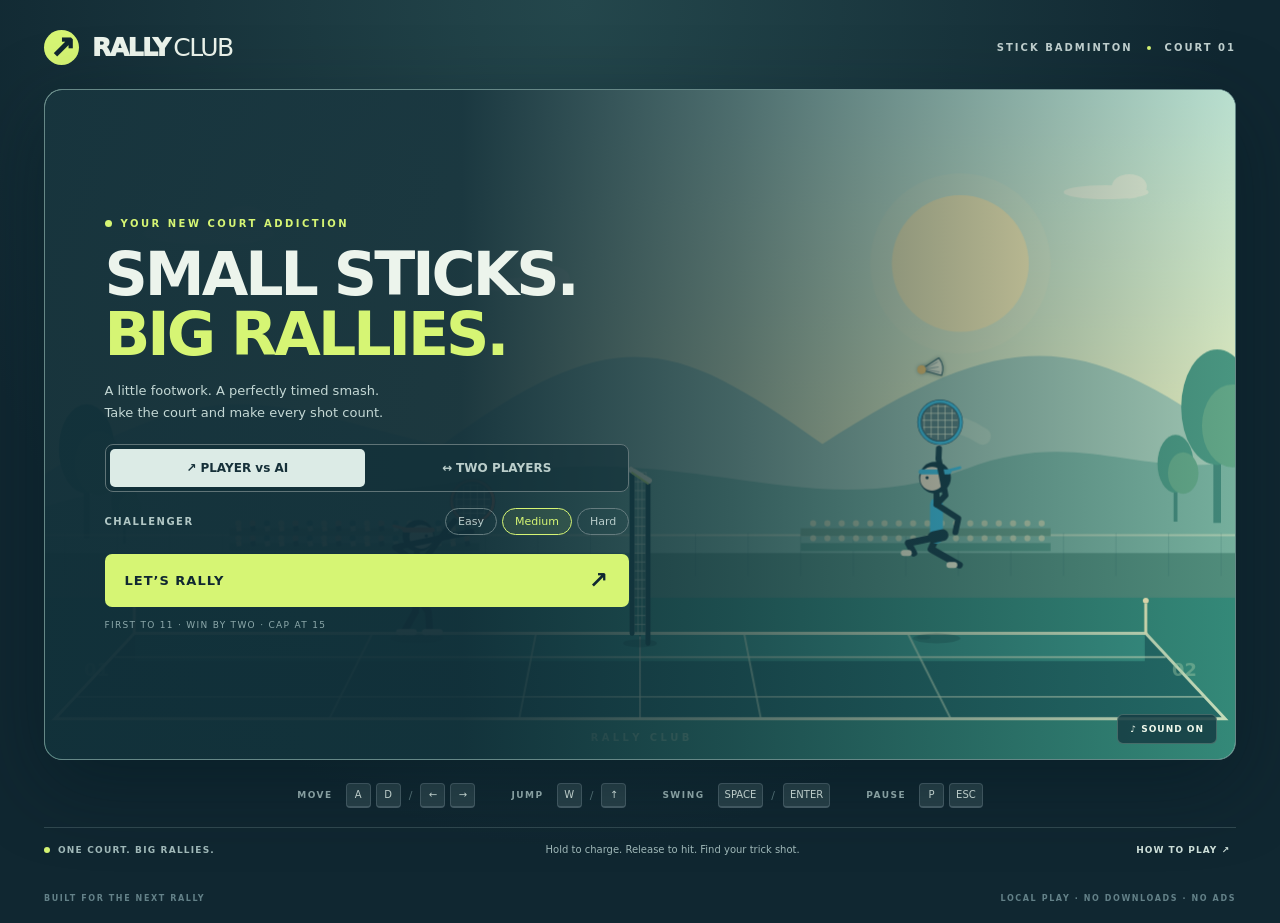
<file: index.html>
<!doctype html>
<html lang="en">
<head>
  <meta charset="utf-8">
  <meta name="viewport" content="width=device-width,initial-scale=1">
  <meta name="theme-color" content="#132b38">
  <title>Rally Club — Stick Badminton</title>
  <link rel="icon" href="data:image/svg+xml,%3Csvg xmlns='http://www.w3.org/2000/svg' viewBox='0 0 64 64'%3E%3Ctext y='.9em' font-size='56'%3E🏸%3C/text%3E%3C/svg%3E">
  <link rel="stylesheet" href="styles.css">
</head>
<body>
  <!-- Standalone arcade game. No network, dependencies, accounts, or backend. -->
  <!-- Implemented in separate physics, controls, AI, scoring, audio and render modules. -->
  <main class="app">
    <header class="masthead"><a class="brand" href="./" aria-label="Rally Club home"><span class="brand-icon">↗</span> RALLY<span>CLUB</span></a><span class="edition">STICK BADMINTON <i></i> COURT 01</span></header>
    <section class="game-shell" aria-label="Badminton arcade game">
      <canvas id="court" width="1200" height="675" tabindex="0" aria-label="Side-view badminton court. Use the controls below to play."></canvas>
      <div id="hud" class="hud" hidden></div>
      <div id="overlay" class="overlay"></div>
      <div id="toast" class="toast" aria-live="polite"></div>
      <div class="court-toolbar"><button id="sound" aria-pressed="true" title="Toggle sound">♪ SOUND ON</button><button id="pause" title="Pause or resume">Ⅱ PAUSE</button></div>
    </section>
    <section class="control-strip" aria-label="Controls"><div><span class="control-label">MOVE</span><kbd>A</kbd><kbd>D</kbd><span class="or">/</span><kbd>←</kbd><kbd>→</kbd></div><div><span class="control-label">JUMP</span><kbd>W</kbd><span class="or">/</span><kbd>↑</kbd></div><div><span class="control-label">SWING</span><kbd>SPACE</kbd><span class="or">/</span><kbd>ENTER</kbd></div><div><span class="control-label">PAUSE</span><kbd>P</kbd><span class="or">/</span><kbd>ESC</kbd></div></section>
    <section class="bottom-bar"><p><span class="live-dot"></span> ONE COURT. BIG RALLIES.</p><span id="shot-guide">Choose your match. Find your rhythm.</span><button id="help" class="text-button">HOW TO PLAY ↗</button></section>
    <section id="touch-controls" class="touch-controls" aria-label="Touch controls"><div><button data-control="left" aria-label="Move left">◀</button><button data-control="right" aria-label="Move right">▶</button></div><div><button data-control="drop" title="Hold with Hit for a net shot">DROP</button><button data-control="jump">JUMP</button><button data-control="swing" class="touch-swing">HIT</button></div></section>
    <footer>BUILT FOR THE NEXT RALLY <span>LOCAL PLAY · NO DOWNLOADS · NO ADS</span></footer>
  </main>
  <script src="js/physics.js"></script>
  <script src="js/shots.js"></script>
  <script src="js/collisions.js"></script>
  <script src="js/scoring.js"></script>
  <script src="js/ai.js"></script>
  <script src="js/engine.js"></script>
  <script src="js/controls.js"></script>
  <script src="js/audio.js"></script>
  <script src="js/renderer.js"></script>
  <script src="js/game.js"></script>
</body>
</html>
</file>
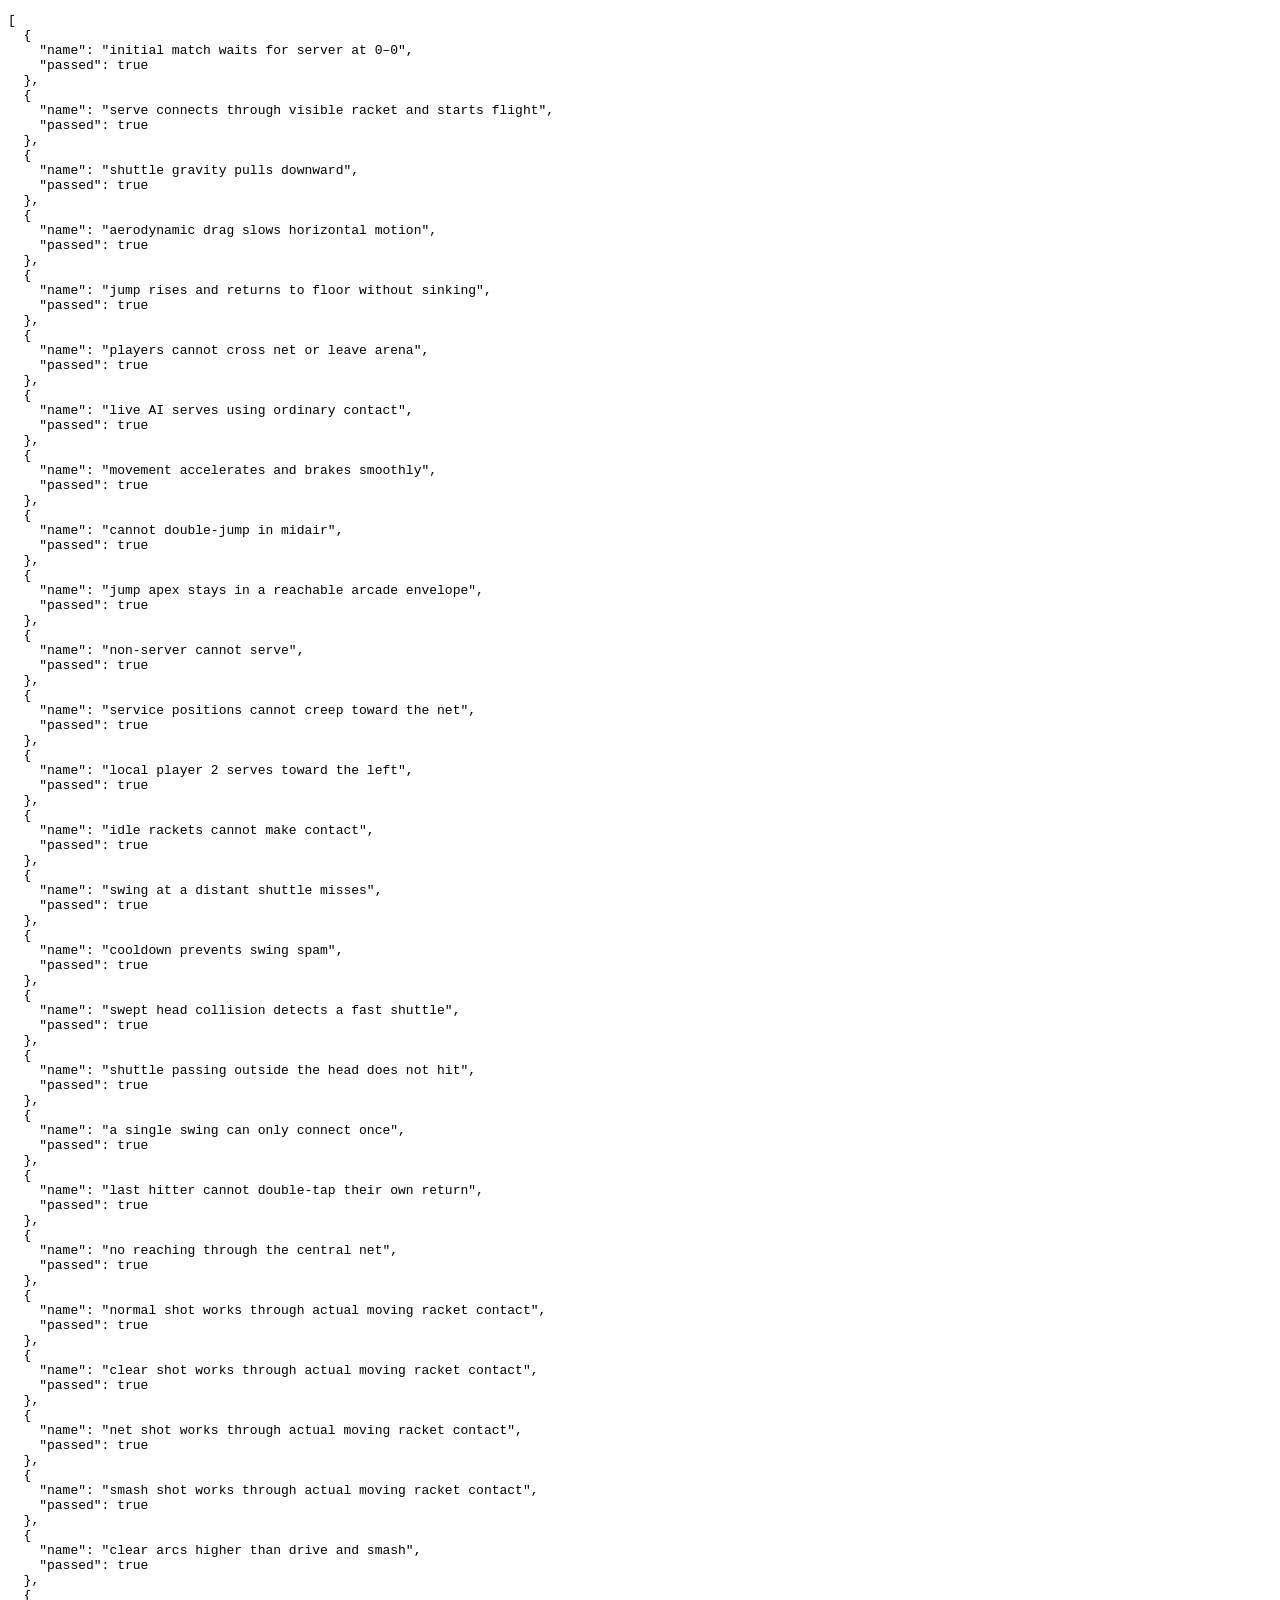
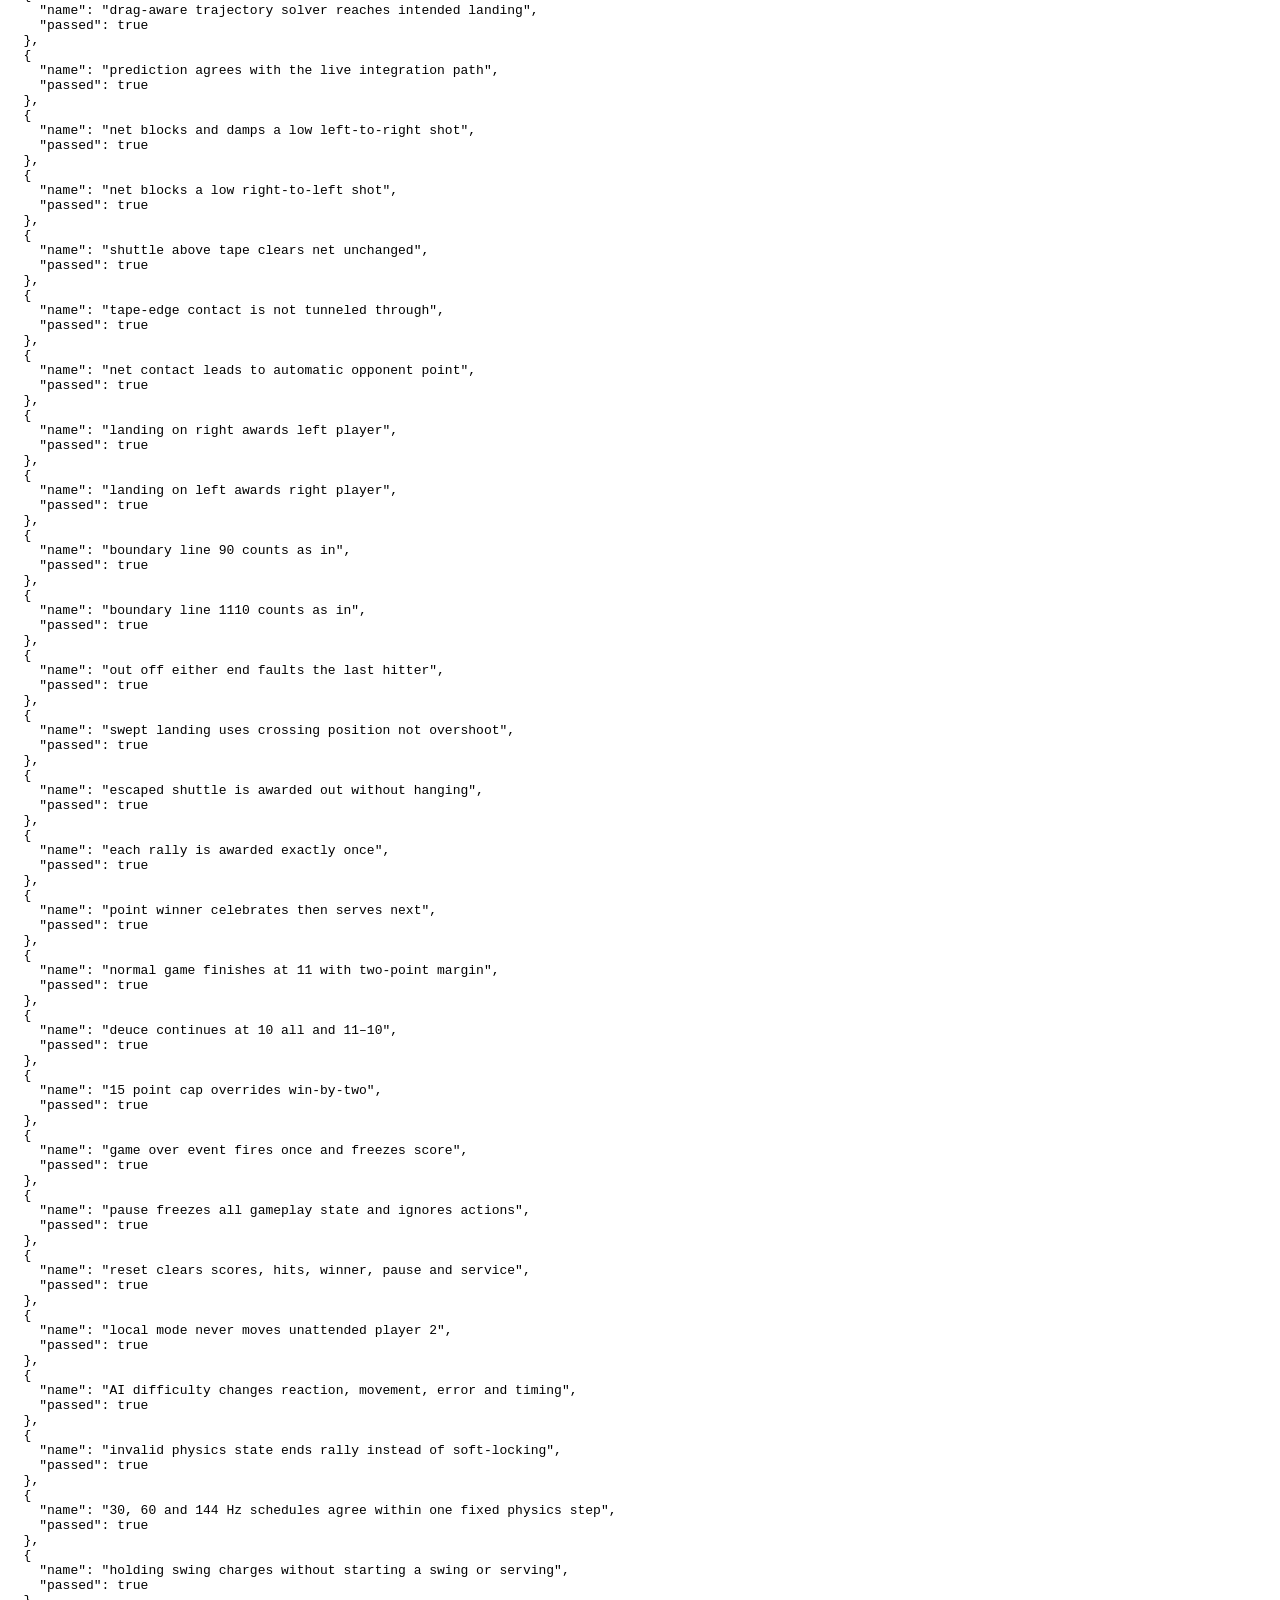
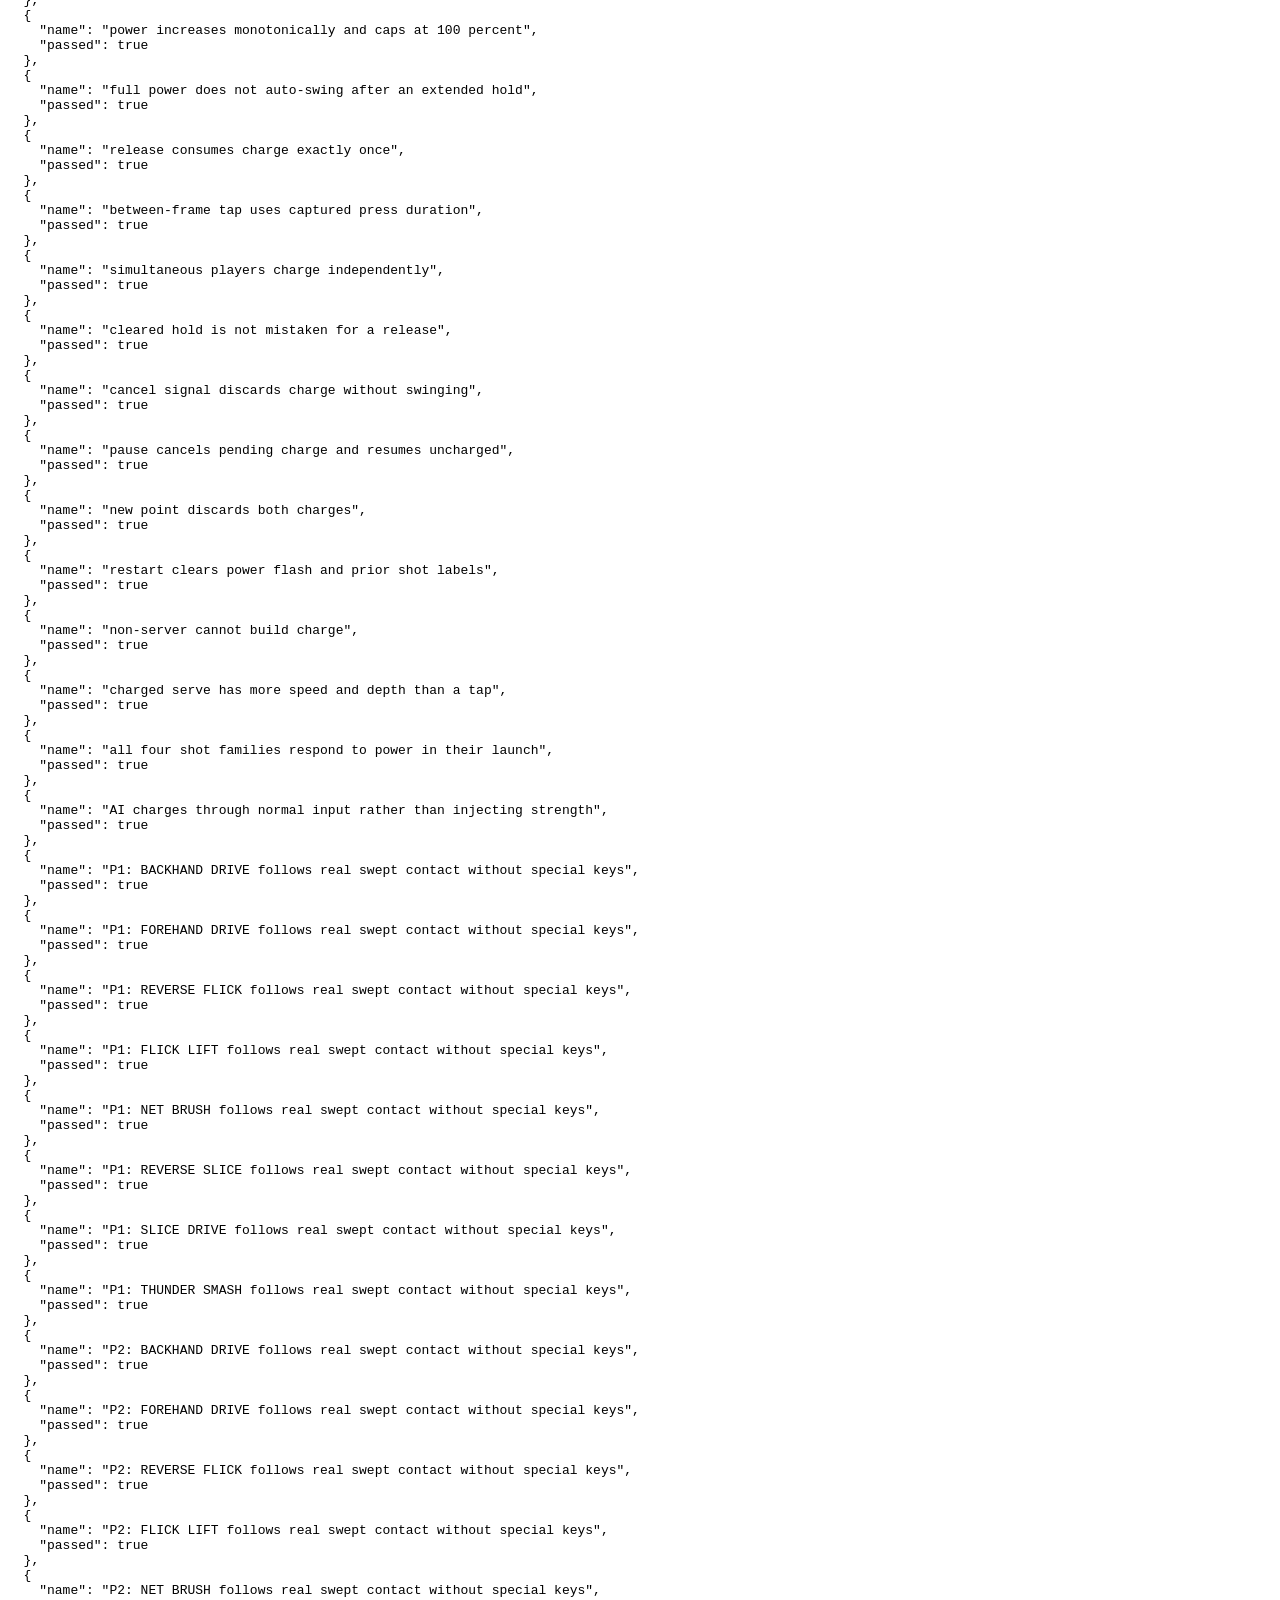
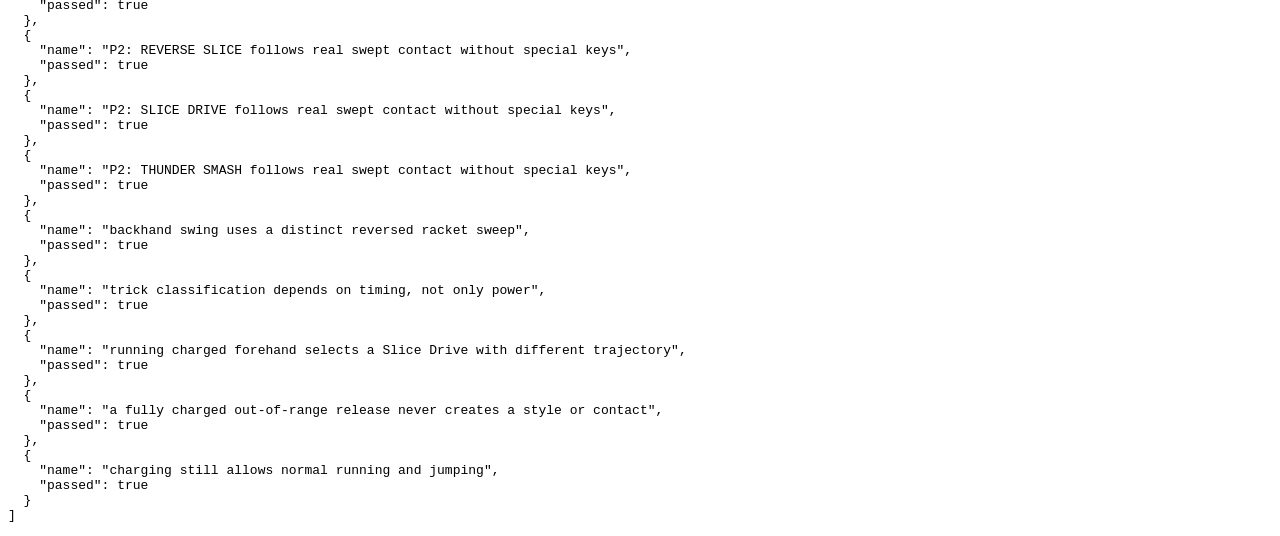
<file: tests/index.html>
<!doctype html><html lang="en"><meta charset="utf-8"><title>Rally Club engine tests</title><link rel="icon" href="data:,"><body><pre id="results">Running…</pre><script src="../js/physics.js"></script><script src="../js/shots.js"></script><script src="../js/collisions.js"></script><script src="../js/scoring.js"></script><script src="../js/ai.js"></script><script src="../js/engine.js"></script><script src="engine.test.js"></script><script src="power.test.js"></script></body></html>
</file>
<file: styles.css>
/* Per-player charge/status HUD. Shot text stays with its player after the toast. */
.player-label{position:relative;min-width:165px}.player-label.right{justify-content:flex-end;text-align:right}
.power-card{position:absolute;top:36px;left:0;width:165px;text-align:left;font-size:9px}
.power-1{left:auto;right:0}.power-caption{display:flex;justify-content:space-between;gap:6px;color:#24474a;letter-spacing:1px;font-size:8px;font-weight:800;margin-bottom:5px}
.power-caption b{font-size:8px;font-variant-numeric:tabular-nums;letter-spacing:.3px}
.power-track{height:9px;background:#133e4533;border:1px solid #fff8;border-radius:5px;overflow:hidden;position:relative}
.power-fill{height:100%;width:100%;transform:scaleX(0);transform-origin:left;background:linear-gradient(90deg,#fca27e,#ff6b43);border-radius:4px}
.power-1 .power-fill{background:linear-gradient(90deg,#75ddea,#209abd)}.player-label .power-track>i{position:absolute;top:0;bottom:0;left:72%;width:0;height:auto;background:none;border-radius:0;border-left:1px solid #faffe7aa}
.power-track.full .power-fill{background:#e0fb72}.power-track.charging{box-shadow:0 0 0 2px #ffffff40}
.shot-style{min-height:22px;max-width:100%;margin-top:5px;letter-spacing:.6px;line-height:1.3;font-size:8px;font-weight:900;color:#20434a}
@media(max-width:620px){.player-label{min-width:96px}.power-card{top:31px;width:96px}.power-caption,.power-caption b{font-size:6px;letter-spacing:0}.power-track{height:7px}.shot-style{font-size:6px;letter-spacing:0;max-width:96px}.game-shell .toast{top:34%;font-size:7px}.hud .scoreboard{top:0}}
@media(max-height:550px) and (min-width:621px){.power-card{width:130px;top:29px}.player-label{min-width:130px}.power-caption{margin-bottom:3px}.power-track{height:7px}.shot-style{font-size:7px}.game-shell .court-toolbar{top:104px}}
:root{color-scheme:dark;--ink:#ecf4ec;--muted:#92a9ad;--lime:#d6f574;--bg:#102731;--line:#314951;--orange:#ff9871;--blue:#71dcec;font-family:Inter,ui-sans-serif,system-ui,-apple-system,BlinkMacSystemFont,"Segoe UI",sans-serif}*{box-sizing:border-box}body{margin:0;background:radial-gradient(ellipse at 45% 0,#24474c 0,#102731 65%);color:var(--ink);min-height:100svh}.app{max-width:1360px;margin:auto;padding:30px 44px 20px}.masthead{display:flex;justify-content:space-between;align-items:center;padding:0 0 24px}.brand{display:flex;align-items:center;gap:4px;color:var(--ink);font-weight:950;font-size:25px;letter-spacing:-1.5px;text-decoration:none}.brand>span:last-child{font-weight:400}.brand-icon{display:grid;place-items:center;background:var(--lime);color:var(--bg);width:35px;height:35px;border-radius:50%;margin-right:9px;font-size:30px;line-height:1}.edition{font-size:10px;font-weight:700;letter-spacing:2px;color:#c0d0cf;display:flex;align-items:center;gap:14px}.edition i{height:4px;width:4px;border-radius:50%;background:var(--lime)}.game-shell{position:relative;overflow:hidden;border-radius:18px;background:#b7e5d8;border:1px solid #668887;box-shadow:0 24px 80px #00171f66;aspect-ratio:16/9}canvas{display:block;width:100%;height:100%;outline:none}canvas:focus-visible{box-shadow:inset 0 0 0 3px var(--lime)}button{font:inherit;cursor:pointer;touch-action:manipulation;transition:background .15s,transform .15s}button:active{transform:translateY(1px)}button:focus-visible,a:focus-visible{outline:3px solid #fff;outline-offset:3px}button:disabled{opacity:.4;cursor:default}.overlay{position:absolute;inset:0;background:linear-gradient(90deg,#102d37f5 0%,#102d37f0 35%,#102d37a8 58%,#102d370d 100%);display:flex;align-items:center;padding:5%;z-index:3}.overlay[hidden],.hud[hidden]{display:none}.menu{max-width:550px;width:49%}.eyebrow{font-size:10px;color:var(--lime);font-weight:800;letter-spacing:2.5px;margin:0 0 16px;display:flex;align-items:center;gap:9px}.eyebrow:before{content:"";width:7px;height:7px;background:var(--lime);border-radius:50%}h1{font-size:clamp(34px,4.7vw,66px);line-height:.99;letter-spacing:-3px;font-weight:900;margin:0 0 16px}h1 em{font-style:normal;color:var(--lime)}.intro{font-size:13px;line-height:1.65;max-width:350px;color:#c4d8d5;margin:0 0 21px}.segment{display:flex;border:1px solid #607477;border-radius:8px;padding:4px;gap:4px;margin-bottom:16px;background:#112f3899}.segment button{background:none;border:0;border-radius:5px;color:#bbcecb;flex:1;font-size:12px;font-weight:750;padding:12px 4px}.segment button.active{background:#dcebe6;color:#163039}.option-row{display:flex;align-items:center;justify-content:space-between;margin:0 0 19px;gap:12px}.option-row>span{font-size:10px;font-weight:800;letter-spacing:1.5px;color:#b1c7c5}.difficulty{display:flex;gap:5px}.difficulty button{border:1px solid #657c7f;background:none;border-radius:20px;color:#b8ccca;font-size:11px;padding:6px 12px}.difficulty button.active{border-color:var(--lime);color:var(--lime);background:#d6f57415}.primary{display:flex;align-items:center;justify-content:space-between;width:100%;padding:15px 20px;background:var(--lime);color:var(--bg);border:0;border-radius:7px;font-size:13px;font-weight:850;letter-spacing:1px}.primary:hover{background:#e5ff99}.primary span{font-size:23px;line-height:1}.menu-foot{font-size:9px;letter-spacing:1.3px;color:#8da9ab;margin:13px 0 0}.court-toolbar{position:absolute;bottom:15px;right:18px;display:flex;gap:7px;z-index:4}.court-toolbar button{font-size:9px;font-weight:700;letter-spacing:1px;padding:9px 12px;color:#eff8eb;background:#163d43d9;border:1px solid #c1d7be44;border-radius:6px}.control-strip{display:flex;justify-content:center;gap:36px;padding:23px 5px 19px;border-bottom:1px solid var(--line)}.control-strip>div{display:flex;align-items:center;gap:5px}.control-label{font-size:9px;font-weight:800;letter-spacing:1.5px;color:#9fb8b9;margin-right:8px}kbd{font-family:inherit;display:inline-grid;place-items:center;min-width:25px;min-height:25px;padding:4px 6px;background:#29424a;border:1px solid #496069;border-bottom-width:2px;border-radius:4px;color:#e0efea;font-size:10px}.or{color:#5c797f;margin:0 3px;font-size:11px}.bottom-bar{display:flex;align-items:center;justify-content:space-between;gap:20px;font-size:10px;padding:16px 0;color:#a2bbbb}.bottom-bar p{display:flex;align-items:center;gap:8px;font-size:9px;font-weight:750;letter-spacing:1.2px;margin:0;white-space:nowrap}.live-dot{width:6px;height:6px;background:var(--lime);border-radius:50%}.text-button{color:#d0e2dc;background:none;border:none;font-size:9px;letter-spacing:1px;font-weight:800;white-space:nowrap}.hud{position:absolute;left:4%;right:4%;top:24px;display:flex;justify-content:space-between;align-items:start;pointer-events:none;color:#163b41}.player-label{font-size:13px;font-weight:850;display:flex;align-items:center;gap:9px;margin-top:10px}.player-label i{width:10px;height:10px;border-radius:50%;background:var(--orange)}.player-label.right i{background:#228cb1}.player-label small{display:block;font-size:8px;letter-spacing:1.5px;font-weight:600;opacity:.65;margin-top:3px}.scoreboard{position:absolute;left:50%;transform:translateX(-50%);text-align:center}.score{display:flex;align-items:center;justify-content:center;gap:19px;padding:9px 26px;background:#173e45;border:1px solid #e5f4ca33;border-radius:10px;color:#f2f8da;box-shadow:0 4px 18px #163b4120;min-width:150px}.score b{font-size:30px;line-height:1;font-variant-numeric:tabular-nums}.score span{opacity:.3;font-size:17px}.scoreboard>small{display:block;margin-top:8px;font-size:8px;font-weight:850;letter-spacing:1.6px}.server-dot{box-shadow:0 0 0 3px #fff8}.toast{position:absolute;top:25%;left:50%;transform:translateX(-50%);text-align:center;pointer-events:none;z-index:2;white-space:nowrap;font-size:11px;color:#15353a;font-weight:800;letter-spacing:1.4px;background:#f5f9daec;border:1px solid #ffffff80;padding:10px 18px;border-radius:30px;opacity:0;transition:opacity .15s}.toast.visible{opacity:1}.overlay.centered{justify-content:center;background:#102d37b8;backdrop-filter:blur(6px)}.panel{max-height:100%;overflow-y:auto;max-width:480px;width:100%;text-align:center;padding:30px;background:#17353fee;border:1px solid #657d7666;border-radius:16px;box-shadow:0 20px 80px #0c232466}.panel .eyebrow{justify-content:center}.panel h2{font-size:42px;line-height:1;margin:0 0 17px;letter-spacing:-1.5px}.panel p{color:#b9ceca;font-size:12px;line-height:1.6}.panel .primary{margin-top:18px}.secondary{margin-top:10px;border:1px solid #5a7276;background:none;color:#d4e2df;border-radius:7px;padding:11px;width:100%;font-size:11px;font-weight:700}.panel ul{list-style:none;text-align:left;padding:0;margin:17px 0;color:#c8d9d3;font-size:12px;line-height:1.6}.panel li{margin:9px 0}.panel strong{color:#e6f89d}.result-score{font-size:58px;font-weight:900;letter-spacing:4px;color:var(--lime)}.touch-controls{display:none;justify-content:space-between;margin-top:8px;gap:10px;user-select:none;touch-action:none}.touch-controls div{display:flex;gap:9px}.touch-controls button{border:1px solid #597276;background:#29484f;color:#e4f1d7;padding:17px 23px;border-radius:9px;touch-action:none;font-size:12px;font-weight:800}.touch-controls .touch-swing{background:var(--lime);color:#14343b}footer{display:flex;justify-content:space-between;color:#638188;font-size:8px;letter-spacing:1.6px;font-weight:600;margin-top:22px}@media (hover:none){.touch-controls{display:flex}}@media(max-width:900px){.app{padding:20px}.control-strip{gap:18px}.menu{width:52%}.overlay{padding:4%}h1{font-size:44px}.intro{font-size:11px;margin-bottom:13px}.eyebrow{margin-bottom:12px}.segment{margin-bottom:10px}.segment button{padding:9px 4px}.option-row{margin-bottom:12px}.primary{padding:12px 16px}.menu-foot{font-size:8px}.bottom-bar{gap:10px}.bottom-bar p{display:none}.hud{top:16px}}@media(max-width:620px){.app{padding:14px 10px}.masthead{padding:0 3px 16px}.brand{font-size:21px}.brand-icon{width:29px;height:29px;font-size:25px}.edition{font-size:7px;letter-spacing:1px;gap:6px}.game-shell{aspect-ratio:auto;height:min(73svh,580px);min-height:435px}.game-shell.playing{height:auto;aspect-ratio:16/11;min-height:270px}.game-shell:has(.overlay.centered:not([hidden])){height:560px;min-height:435px;aspect-ratio:auto}canvas{position:absolute;top:0;height:100%;object-fit:contain;background:#b6dec9}.overlay{background:linear-gradient(90deg,#102d37f7,#102d37dc);padding:25px}.menu{width:100%;max-width:370px;margin:auto}h1{font-size:52px}.intro{font-size:12px;margin-bottom:20px}.segment button{padding:13px}.option-row{margin-bottom:20px}.eyebrow{font-size:9px}.primary{padding:16px}.court-toolbar{bottom:12px;right:12px}.menu-foot{margin-top:15px}.control-strip{display:grid;grid-template-columns:auto auto;gap:13px 16px;padding:18px 2px}.control-label{font-size:8px}.bottom-bar{font-size:9px;align-items:start}.bottom-bar #shot-guide{line-height:1.7}.bottom-bar .text-button{padding-top:3px}.player-label{font-size:10px;gap:5px}.player-label small{font-size:6px}.hud{top:15px;left:3%;right:3%}.score{padding:8px 17px;gap:12px;min-width:103px}.score b{font-size:24px}.scoreboard>small{font-size:6px}.toast{top:20%;font-size:8px;padding:10px 13px}.panel{padding:21px}.panel h2{font-size:35px}.panel li{font-size:11px}footer{font-size:7px;letter-spacing:.8px;gap:12px}.touch-controls button{padding:16px 12px;min-width:43px}.touch-controls div{gap:6px}}@media(max-height:550px) and (min-width:621px){.app{padding:10px 24px}.masthead{padding-bottom:10px}.game-shell{max-height:calc(100svh - 70px);width:auto;aspect-ratio:16/9;margin:auto}.control-strip,.bottom-bar,footer{display:none}.menu h1{font-size:34px}.intro{display:none}.eyebrow{margin-bottom:8px}.menu-foot{margin-top:7px}.touch-controls{position:fixed;bottom:12px;left:15px;right:15px;pointer-events:none;z-index:5}.touch-controls button{pointer-events:auto;padding:10px 17px;background:#173e45bd}.court-toolbar{top:78px;bottom:auto;right:12px}.panel{padding:15px}.panel h2{font-size:28px}.panel ul{margin:8px 0}.panel li{margin:4px 0}}
</file>
